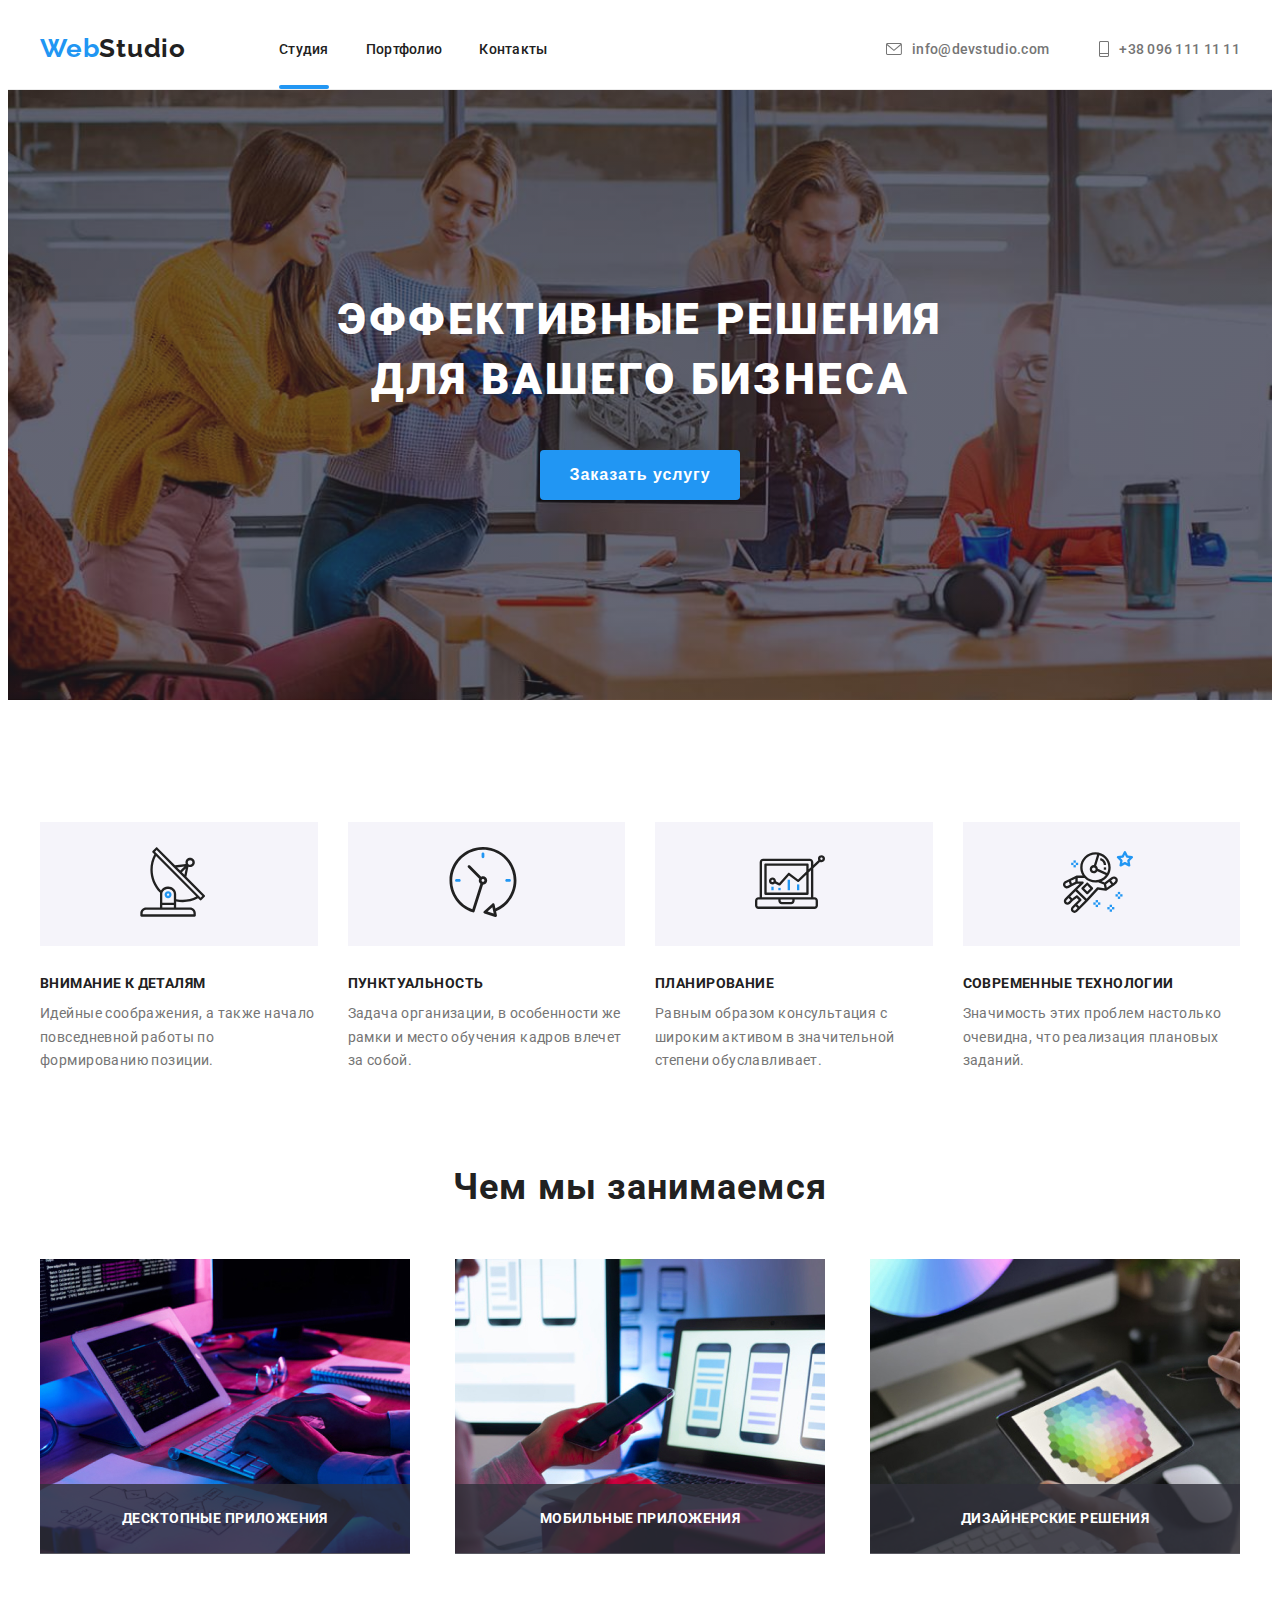
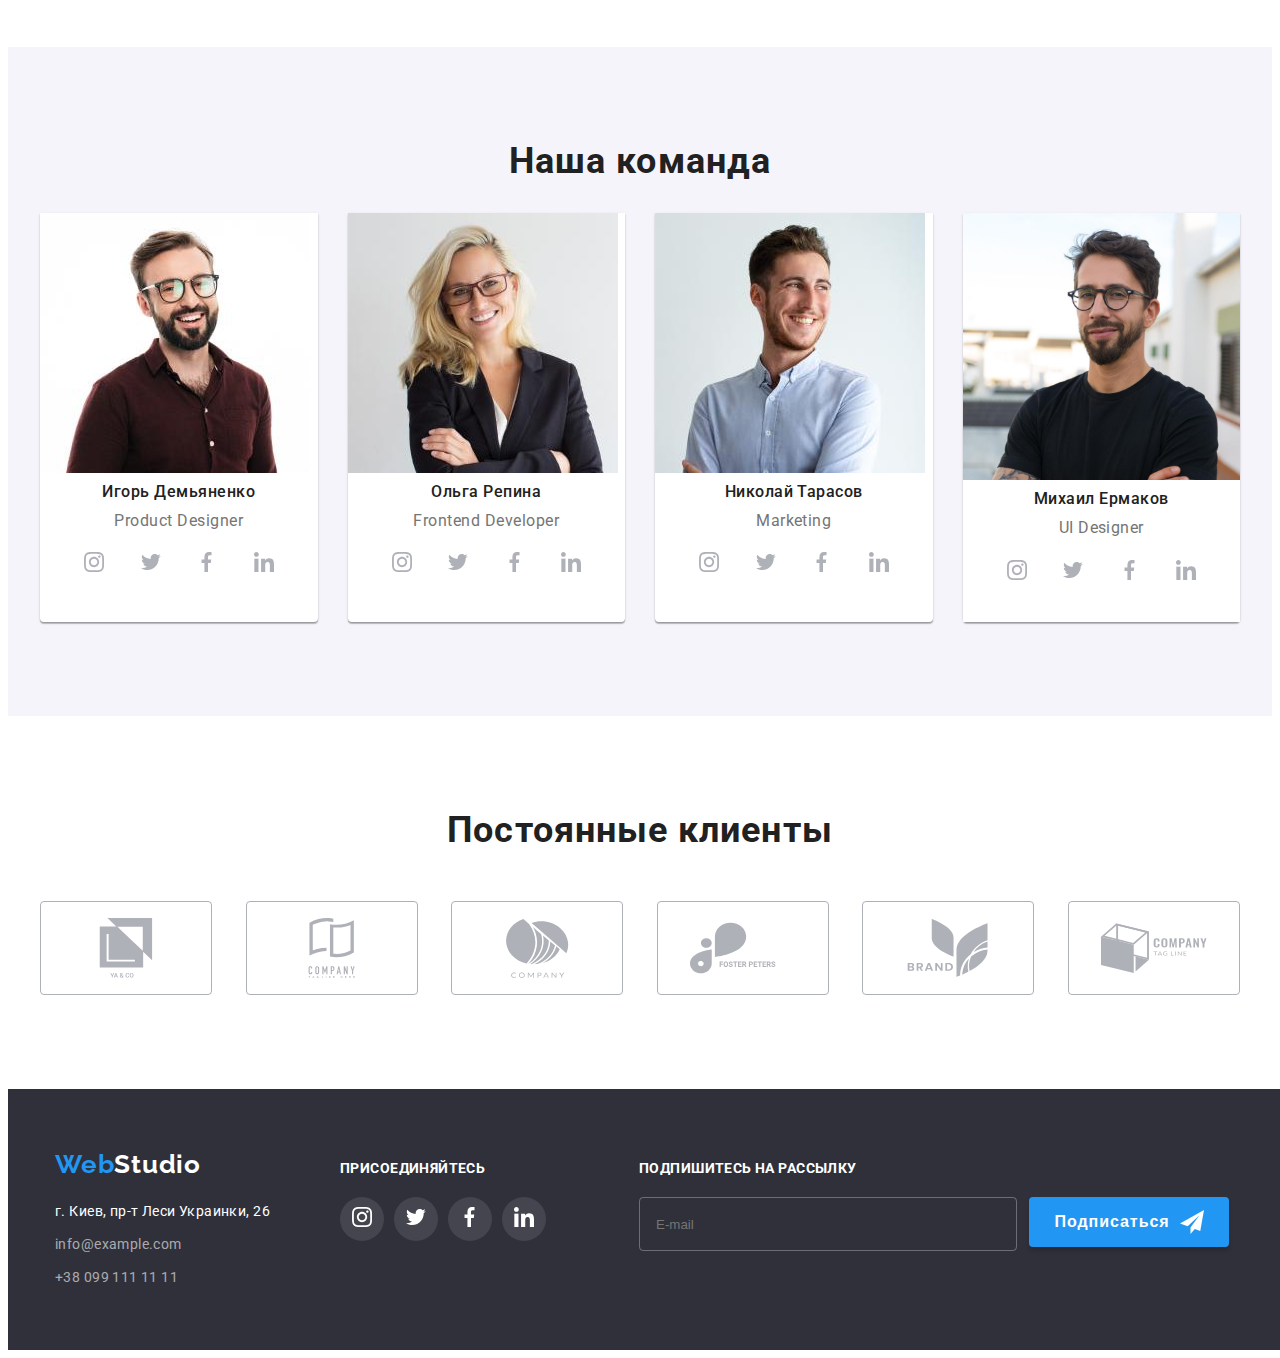
<file: index.html>
<!DOCTYPE html>
<html lang="ru">
<head>
    <meta charset="UTF-8">
    <meta http-equiv="X-UA-Compatible" content="IE=edge">
    <meta name="viewport" content="width=device-width, initial-scale=1.0">
    <title>WebStudio</title>
    <link rel="stylesheet" href="https://github.com/sindresorhus/modern-normalize/blob/main/modern-normalize.css">
    <link rel="preconnect" href="https://fonts.googleapis.com">
    <link rel="preconnect" href="https://fonts.gstatic.com" crossorigin>
    <link href="https://fonts.googleapis.com/css2?family=Raleway:wght@700&family=Roboto:wght@400;500;700;900&display=swap" rel="stylesheet">
    <link href="https://fonts.googleapis.com/css2?family=Raleway:wght@700&display=swap" rel="stylesheet">
    <link
            rel="stylesheet"
            href="https://cdnjs.cloudflare.com/ajax/libs/modern-normalize/1.1.0/modern-normalize.min.css"
            integrity="sha512-wpPYUAdjBVSE4KJnH1VR1HeZfpl1ub8YT/NKx4PuQ5NmX2tKuGu6U/JRp5y+Y8XG2tV+wKQpNHVUX03MfMFn9Q=="
            crossorigin="anonymous"
            referrerpolicy="no-referrer"
        />
    <link rel="stylesheet" href="css/main.min.css">
</head>
<body>
    <header class="header">
        <div class="conteiner header-conteiner">
        <nav class="heder-nav">
        <a href="index.html" class="header-logo link" lang="en">Web<span class="header-logo__studio">Studio</span></a>
        <ul class="list header-list">
            <li class="header-list__item"><a href="index.html" class="header-list__link link current">Студия</a></li>
            <li class="header-list__item"><a href="portfolio.html" class="header-list__link link">Портфолио</a></li>
            <li class="header-list__item"><a href="" class="header-list__link link">Контакты</a></li>
        </ul>
        </nav>
        <button type="button" class="mobile-menu__button" data-menu-button aria - expended="false">
            <svg class="mobile-menu__icon" width="24" height="16">
              <use class="mobile-menu__open" href="./symbol.svg#menu-open"></use>
              <use class="mobile-menu__close" href="./symbol.svg#menu-close"></use>
            </svg>
          </button>
        <ul class="header-address list">
            <li class="header-address__item">
                <a href="mailto:info@devstudio.com" class="header-address__link link">
                    <svg class="header-address__icon" width="16" height="12">
                        <use href="symbol.svg#icon-envelope"></use>
                    </svg>
                   info@devstudio.com
                </a>
            </li>
            <li class="header-address__item">
                <a href="tel:+380961111111" class="header-address__link link">
                    <svg class="header-address__icon" width="10" height="16">
                        <use href="symbol.svg#icon-tel"></use>
                    </svg>
                    +38 096 111 11 11
                </a>
            </li>
        </ul>
        </div>  

        <div class="mobile-menu" data-menu>  
            <div class="mobile-menu__container">   
              <ul class="mobile-menu__list list">
                <li class="mobile-menu__item"><a href="./index.html" class="mobile-menu__link link mobile-menu__link--current current">Студия</a></li>
                <li class="mobile-menu__item"><a href="./portfolio.html" class="mobile-menu__link link">Портфолио</a></li>
                <li class="mobile-menu__item"><a href="#" class="mobile-menu__link link">Контакты</a></li>
              </ul>
    
              <div class="mobile-menu__box">
                <ul class="mobile-contacts__list list">
                  <li class="mobile-contacts__item">
                    <a class="mobile-contacts__link link" href="tel:+38-096-111-11-11">                
                        +38 096 111 11 11
                      </a>
                  </li>
                  <li  class="mobile-contacts__item">
                    <a class="mobile-contacts__link link" href="mailto:info@devstudio.com">                
                        info@devstudio.com
                        </a>
                  </li>
                </ul>
    
                <ul class="mobile-social__list list">
                  <li class="mobile-social__item">
                    <a class="mobile-social__link list link mobile-social__link--line1" href="#">Instagram</a></li>
                  <li class="mobile-social__item">
                    <a class="mobile-social__link list link mobile-social__link--line2" href="#">Twitter</a></li>
                  <li class="mobile-social__item">
                    <a class="mobile-social__link list link mobile-social__link--line3" href="#">Facebook</a></li>
                  <li class="mobile-social__item">
                    <a class="mobile-social__link list link mobile-social__link--line4" href="#">LinkedIn</a></li>
                </ul>
              </div>
            </div>
          </div> 
    </header>
    <main>
        <section class="hero">
            <div class="conteiner">
                <h1 class="hero__title">Эффективные решения<br> для вашего бизнеса</h1>
                <div class="hero-btn-position">
                <button type="button" class="hero__btn" data-modal-open>Заказать услугу</button>
              </div>
            </div>
        </section>
        <section class="about section">
            <div class="about-conteiner conteiner">
            <h2 class="is-hidden">Пусто</h2>
            <ul class="about-conteiner__list list">
                <li class="about-conteiner__item">
                    <div class="about-conteiner__wrap">
                    <svg class="about-conteiner__icon" width="65" height="70">
                        <use href="symbol.svg#icon-Vector-1"></use>
                    </svg>
                     </div>
                    <h3 class="about-conteiner__title">Внимание к деталям</h3>
                    <p class="about-conteiner__text">Идейные соображения, а также начало повседневной работы по формированию позиции.</p>
                </li>
                <li class="about-conteiner__item">
                    <div class="about-conteiner__wrap">
                    <svg class="about-conteiner__icon" width="70" height="70">
                        <use href="symbol.svg#icon-Vector-2"></use>
                    </svg>
                    </div>
                    <h3 class="about-conteiner__title">Пунктуальность</h3>
                    <p class="about-conteiner__text">Задача организации, в особенности же рамки и место обучения кадров влечет за собой.</p>
                </li>
                <li class="about-conteiner__item">
                    <div class="about-conteiner__wrap">
                    <svg class="about-conteiner__icon" width="70" height="70">
                        <use href="symbol.svg#icon-Vector-3"></use>
                    </svg>
                    </div>
                    <h3 class="about-conteiner__title">Планирование</h3>
                    <p class="about-conteiner__text">Равным образом консультация с широким активом в значительной степени обуславливает.</p>
                </li>
                <li class="about-conteiner__item">
                    <div class="about-conteiner__wrap">
                    <svg class="about-conteiner__icon" width="70" height="70">
                        <use href="symbol.svg#icon-Vector-4"></use>
                    </svg>
                    </div>
                    <h3 class="about-conteiner__title">Современные технологии</h3>
                    <p class="about-conteiner__text">Значимость этих проблем настолько очевидна, что реализация плановых заданий.</p>
                </li>
            </ul>
            </div>      
        </section>

        <section class="reasons section">
            <div class="reasons-conteiner conteiner">
                <h2 class="reasons__title">Чем мы занимаемся</h2>
                <ul class="reasons-list list">
                    <li class="reasons-list__item">
                        <img src="images/koding.jpg" alt="пишем код" width="370" height="294">
                        <h3 class="reasons-list__title">Десктопные приложения</h3>
                    </li>
                    <li class="reasons-list__item">
                        <img src="images/mobile.jpg" alt="мобильные приложение" width="370" height="294">
                        <h3 class="reasons-list__title">Мобильные приложения</h3>
                    </li>
                    <li class="reasons-list__item">
                        <img src="images/designing.jpg" alt="разработка дизайна" width="370" height="294">
                        <h3 class="reasons-list__title">Дизайнерские решения</h3>
                    </li>
                </ul>
        </div>
            </section>
            <section class="masters section">
                <div class="masters-conteiner conteiner">
                    <h2 class="masters__title">Наша команда</h2>
                    <ul class="masters-list list">
                        <li class="masters-list__item">
                            <picture>
                                <source media="(min-width: 1199px)"
                                srcset="./images/designer1x.jpg 1x, ./images/designer2x.jpg 2x">
                                <source media="(min-width: 768px)" 
                                srcset="./images/designer768-1x.jpg 1x, ./images/designer768-2x.jpg 2x">
                                <source media="(min-width: 480px)" 
                                srcset="./images/designer480-1x,jpg 1x, ./images/designer480-2x.jpg 2x">
                                <img src="images/designer.jpg" alt="Игорь Демьяненко">
                            </picture>         
                            <div class="masters-list__name">
                            <h3 class="masters-list__title">Игорь Демьяненко</h3>
                            <p class="masters-list__text">Product Designer</p>
                             </div>
                             <ul class="masters-list__socials socials list">
                                <li class="socials__item">
                                    <a class="socials__link link" href="">
                                   <svg class="socials__icon" width="20" height="20">
                                       <use href="symbol.svg#icon-inst"></use>
                                   </svg>
                                   </a>
                                </li>
                                 <li class="socials__item">
                                     <a class="socials__link link" href="">
                                    <svg class="socials__icon" width="20" height="20">
                                        <use href="symbol.svg#icon-twit"></use>
                                    </svg>
                                 </a>
                                 </li>
                                 <li class="socials__item">
                                     <a class="socials__link link" href="">
                                    <svg class="socials__icon" width="20" height="20">
                                        <use href="symbol.svg#icon-fb"></use>
                                    </svg>
                                  </a>
                                 </li>
                                 <li class="socials__item">
                                     <a class="socials__link link" href="">
                                    <svg class="socials__icon" width="20" height="20">
                                        <use href="symbol.svg#icon-linkd"></use>
                                    </svg>
                                   </a>
                                 </li>
                             </ul>
                        </li>
                        <li class="masters-list__item">
                            <picture>
                                <source media="(min-width: 1199px)"
                                srcset="./images/developer1x.jpg 1x, ./images/developer2x.jpg 2x">
                                <source media="(min-width: 768px)" 
                                srcset="./images/developer768-1x.jpg 1x, ./images/developer768-2x.jpg 2x">
                                <source media="(min-width: 480px)" 
                                srcset="./images/developer480-1x.jpg 1x, ./images/developer480-2x.jpg 2x">
                                <img src="images/developer.jpg" alt="Ольга Репина">
                            </picture>
                            <div class="masters-list__name">
                            <h3 class="masters-list__title">Ольга Репина</h3>
                            <p class="masters-list__text">Frontend Developer</p>
                            </div>
                            <ul class="masters-list__socials socials list">
                                <li class="socials__item">
                                    <a class="socials__link link" href="">
                                   <svg class="socials__icon" width="20" height="20">
                                       <use href="symbol.svg#icon-inst"></use>
                                   </svg>
                                   </a>
                                </li>
                                 <li class="socials__item">
                                     <a class="socials__link link" href="">
                                    <svg class="socials__icon" width="20" height="20">
                                        <use href="symbol.svg#icon-twit"></use>
                                    </svg>
                                 </a>
                                 </li>
                                 <li class="socials__item">
                                     <a class="socials__link link" href="">
                                    <svg class="socials__icon" width="20" height="20">
                                        <use href="symbol.svg#icon-fb"></use>
                                    </svg>
                                  </a>
                                 </li>
                                 <li class="socials__item">
                                     <a class="socials__link link" href="">
                                    <svg class="socials__icon" width="20" height="20">
                                        <use href="symbol.svg#icon-linkd"></use>
                                    </svg>
                                   </a>
                                 </li>
                             </ul>
                        </li>
                        <li class="masters-list__item">
                            <picture>
                                <source media="(min-width: 1199px)"
                                srcset="./images/marketing1x.jpg 1x, ./images/marketing2x.jpg 2x">
                                <source media="(min-width: 768px)" 
                                srcset="./images/marketing768-1x.jpg 1x, ./images/marketing768-2x.jpg 2x">
                                <source media="(min-width: 480px)" 
                                srcset="./images/marketing480-1x.jpg 1x, ./images/marketing480-2x.jpg 2x">
                                <img src="images/marketing.jpg" alt="Николай Тарасов">
                            </picture>
                            <div class="masters-list__name">
                            <h3 class="masters-list__title">Николай Тарасов</h3>
                            <p class="masters-list__text">Marketing</p>
                            </div>
                            <ul class="masters-list__socials socials list">
                                <li class="socials__item">
                                    <a class="socials__link link" href="">
                                   <svg class="socials__icon" width="20" height="20">
                                       <use href="symbol.svg#icon-inst"></use>
                                   </svg>
                                   </a>
                                </li>
                                 <li class="socials__item">
                                     <a class="socials__link link" href="">
                                    <svg class="socials__icon" width="20" height="20">
                                        <use href="symbol.svg#icon-twit"></use>
                                    </svg>
                                 </a>
                                 </li>
                                 <li class="socials__item">
                                     <a class="socials__link link" href="">
                                    <svg class="socials__icon" width="20" height="20">
                                        <use href="symbol.svg#icon-fb"></use>
                                    </svg>
                                  </a>
                                 </li>
                                 <li class="socials__item">
                                     <a class="socials__link link" href="">
                                    <svg class="socials__icon" width="20" height="20">
                                        <use href="symbol.svg#icon-linkd"></use>
                                    </svg>
                                   </a>
                                 </li>
                             </ul>
                        </li>
                        <li class="masters-list__item">
                            <picture>
                                <source media="(min-width: 1199px)"
                                srcset="./images/uidesigner.jpg 1x, ./images/uidesigner2x.jpg 2x">
                                <source media="(min-width: 768px)" 
                                srcset="./images/uidesigner768-1x.jpg 1x, ./images/uidesigner768-2x.jpg 2x">
                                <source media="(min-width: 480px)" 
                                srcset="./images/uidesigner480-1x.jpg 1x, ./images/uidesigner480-2x.jpg 2x">
                                <img src="images/uidesigner.jpg" alt="Михаил Ермаков">
                            </picture>
                            <div class="masters-list__name">
                            <h3 class="masters-list__title">Михаил Ермаков</h3>
                            <p lang="en" class="masters-list__text">UI Designer</p>
                            </div>
                            <ul class="masters-list__socials socials list">
                                <li class="socials__item">
                                    <a class="socials__link link" href="">
                                   <svg class="socials__icon" width="20" height="20">
                                       <use href="symbol.svg#icon-inst"></use>
                                   </svg>
                                   </a>
                                </li>
                                 <li class="socials__item">
                                     <a class="socials__link link" href="">
                                    <svg class="socials__icon" width="20" height="20">
                                        <use href="symbol.svg#icon-twit"></use>
                                    </svg>
                                 </a>
                                 </li>
                                 <li class="socials__item">
                                     <a class="socials__link link" href="">
                                    <svg class="socials__icon" width="20" height="20">
                                        <use href="symbol.svg#icon-fb"></use>
                                    </svg>
                                  </a>
                                 </li>
                                 <li class="socials__item">
                                     <a class="socials__link link" href="">
                                    <svg class="socials__icon" width="20" height="20">
                                        <use href="symbol.svg#icon-linkd"></use>
                                    </svg>
                                   </a>
                                 </li>
                             </ul>
                        </li>
            </ul>
        </div>
        </section>
        <section class="always-client section">
            <div class="conteiner">
            <h2 class="always-client-title">Постоянные клиенты</h2>
            <ul class="always-client__list client list">
                <li class="client__item">
                    <a href="" class="client__link link">
                   <svg class="client__icon" width="106" height="60">
                       <use href="symbol.svg#icon-Union"></use>
                   </svg>
                  </a>
                </li>
                <li class="client__item">
                    <a href="" class="client__link link">
                   <svg class="client__icon" width="106" height="60">
                       <use href="symbol.svg#icon-group"></use>
                   </svg>
                  </a>
                </li>
                <li class="client__item">
                    <a href="" class="client__link link">
                   <svg class="client__icon" width="106" height="60">
                       <use href="symbol.svg#icon-group-1"></use>
                   </svg>
                  </a>
                </li>
                <li class="client__item">
                    <a href="" class="client__link link">
                   <svg class="client__icon" width="106" height="60">
                       <use href="symbol.svg#icon-group-2"></use>
                   </svg>
                  </a>
                </li>
                <li class="client__item">
                    <a href="" class="client__link link">
                   <svg class="client__icon" width="106" height="60">
                       <use href="symbol.svg#icon-group-3"></use>
                   </svg>
                  </a>
                </li>
                <li class="client__item">
                    <a href="" class="client__link link">
                   <svg class="client__icon" width="106" height="60">
                       <use href="symbol.svg#icon-group-4"></use>
                   </svg>
                  </a>
                </li>
            </ul>
        </div>
        </section>
    </main>
    <footer class="footer">
        <div class="footer-conteiner conteiner">
            <div class="footer-left">
        <a class="footer-logo link" href="#">Web<span class="footer-studio">Studio</span></a>
        <address class="footer-address">
        <ul class="footer-address__list list">
            <li class="footer-address__item"><a class="footer-address__map link" href="https://goo.gl/maps/crR1cSMtYwbJjdkB9">г. Киев, пр-т Леси Украинки, 26</a></li>
            <li class="footer-address__item"><a class="footer-address__mail link" href="mailto:info@example.com" target="_blank">info@example.com</a></li>
            <li class="footer-address__item"><a class="footer-address__tel link" href="tel:+380991111111">+38 099 111 11 11</a></li>
        </ul> 
        </address>
            </div>
            <div class="footer-midle">
                <h3 class="footer-midle__title">Присоединяйтесь</h3>
                <ul class="footer-midle__list socials list">
                    <li class="social__item">
                        <a href="" class="link">
                       <svg class="social__icon" width="20" height="20">
                           <use href="symbol.svg#icon-inst"></use>
                       </svg>
                       </a>
                    </li>
                    <li class="social__item">
                        <a href="">
                       <svg class="social__icon" width="20" height="20">
                           <use href="symbol.svg#icon-twit"></use>
                       </svg>
                    </a>
                    </li>
                    <li class="social__item">
                        <a href="">
                       <svg class="social__icon" width="20" height="20">
                           <use href="symbol.svg#icon-fb"></use>
                       </svg>
                     </a>
                    </li>
                    <li class="social__item">
                        <a href="">
                       <svg class="social__icon" width="20" height="20">
                           <use href="symbol.svg#icon-linkd"></use>
                       </svg>
                      </a>
                    </li>
                </ul>
            </div>
            <div class="footer-right">
                <h2 class="footer-right__title">Подпишитесь на рассылку</h2>
                <div class="footer-right-wrap">
                <input type="text" name="E-mail" class="footer-right-wrap__input" placeholder="E-mail"> 
                <button type="submit" class="footer-right-wrap__btn sub">
                        Подписаться
                        <svg class="sub__btn-icon" width="24" height="24">
                            <use href="symbol.svg#icon-send"></use>
                        </svg>
                </button>
            </div>
            </div>
        </div>         
    </footer>
    <div class="backdrop is-hidden" data-modal >
        <div class="modal">
            <button type="button" class="modal__close" data-modal-close>
                <svg class="modal__close-icon" width="18" height="18">
                    <use href="symbol.svg#icon-close"></use>
                </svg>
            </button>
            <p class="modal__title">Оставьте свои данные, мы вам перезвоним</p>
            <form action="#" class="modal__form">
                <div class="modal__form-field">
                    <label for="user-name" class="modal__input-text">Имя</label>
                    <div class="modal__input-wrap">
                        <input type="text" minlength="2" name="name" class="modal__input" required="required" id="user-name">
                        <svg class="modal__input-icon" width="12" height="12">
                            <use href="./symbol.svg#icon-name"></use>
                        </svg>
                    </div>
                </div>
                <div class="modal__form-field">
                    <label for="user-name" class="modal__input-text">Телефон</label>
                    <div class="modal__input-wrap">
                        <input type="text" minlength="2" name="name" class="modal__input" required="required" id="user-tel">
                        <svg class="modal__input-icon" width="15" height="15">
                            <use href="./symbol.svg#icon-telephon"></use>
                        </svg>
                    </div>
                </div>
                <div class="modal__form-field">
                    <label for="user-name" class="modal__input-text">Почта</label>
                    <div class="modal__input-wrap">
                        <input type="text" minlength="2" name="mail" class="modal__input" required="required" id="user-mail">
                        <svg class="modal__input-icon" width="15" height="12">
                            <use href="./symbol.svg#icon-mail"></use>
                        </svg>
                    </div>
                </div>
                <div class="modal__form-field">
                    <label for="user-name" class="modal__input-text">Комментарий</label>
                    <div class="modal__input-wrap">
                        <textarea name="coment" class="modal__text" placeholder="Введите текст"></textarea>
                    </div>
                </div>
                <div class="modal__form-field">
                    <input type="checkbox" name="policy" id="modal__check" class="modal__check is-hid" tabindex="1">
                    <label for="modal__check" class="modal__check-text" tabindex="1">
                        <span>
                            <svg class="modal__icon-check" width="16" height="15">
                                    <use href="symbol.svg#icon-check"></use>
                                </svg>
                            </span>
                    Соглашаюсь с рассылкой и принимаю
                    <a href="#" class="modal__check-link">Условия договора</a>
                </label>
                </div>    
                <button type="submit" class="hero__btn modal__btn" data-modal-open>Отправить</button>
            </form>
        </div>
    </div>
    <script src="js/mobile-menu.js"></script>
    <script src="./js/modal.js"></script>
</body>
</html>
</file>
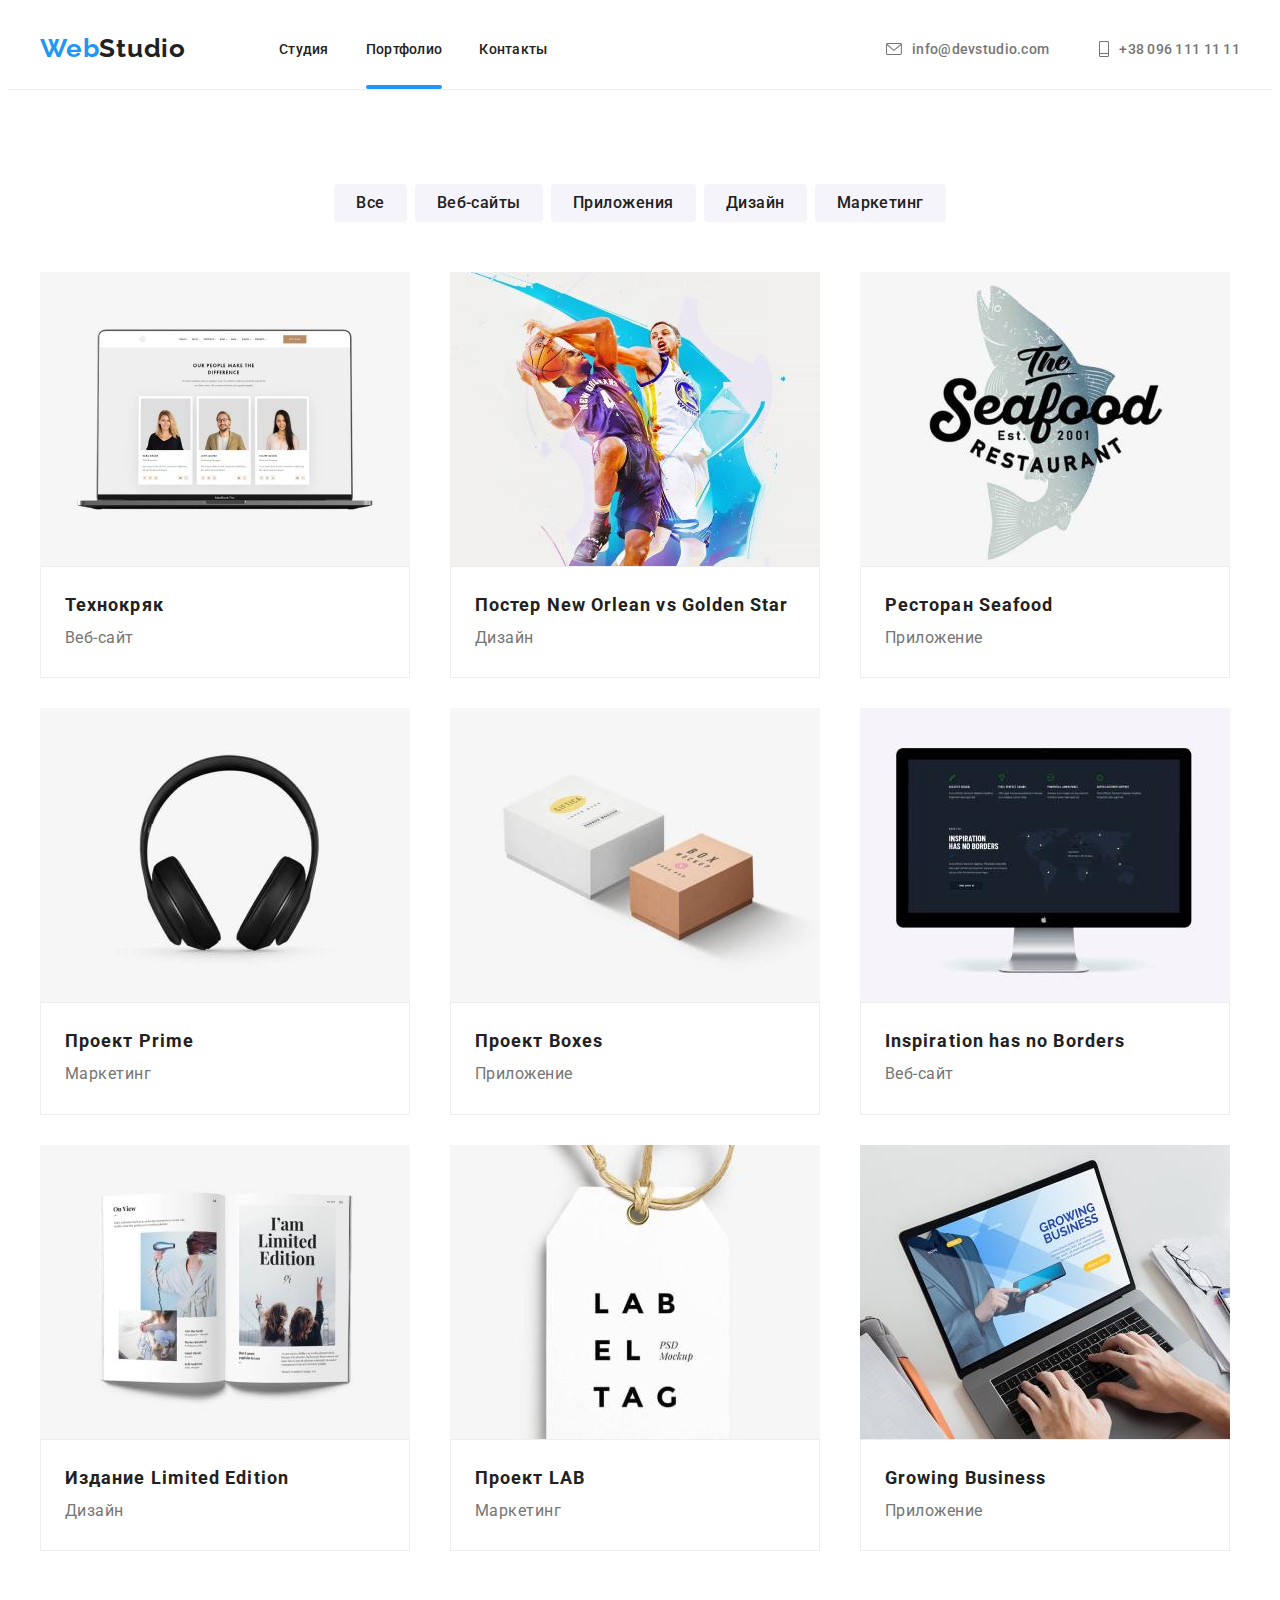
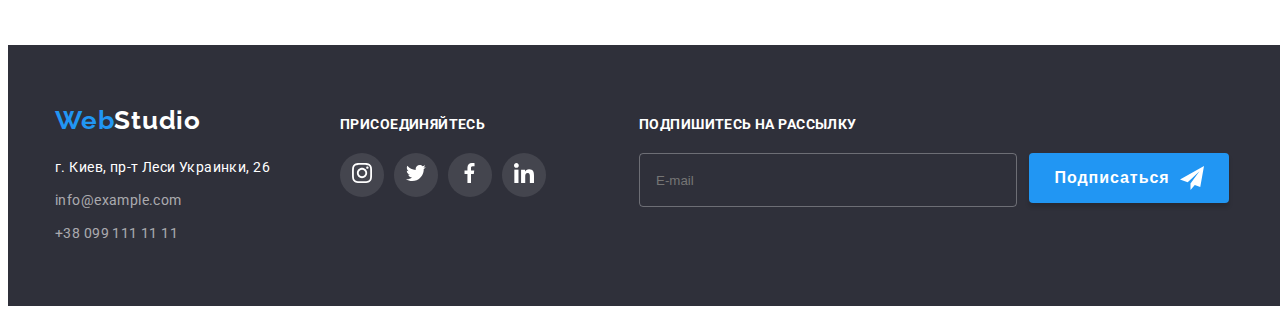
<file: portfolio.html>
<!DOCTYPE html>
<html lang="ru">
<head>
    <meta charset="UTF-8">
    <meta http-equiv="X-UA-Compatible" content="IE=edge">
    <meta name="viewport" content="width=device-width, initial-scale=1.0">
    <title>Portfolio</title>
    <link rel="stylesheet" href="https://github.com/sindresorhus/modern-normalize/blob/main/modern-normalize.css">
    <link rel="preconnect" href="https://fonts.googleapis.com">
    <link rel="preconnect" href="https://fonts.gstatic.com" crossorigin>
    <link href="https://fonts.googleapis.com/css2?family=Raleway:wght@700&family=Roboto:wght@400;500;700;900&display=swap" rel="stylesheet">
    <link href="https://fonts.googleapis.com/css2?family=Raleway:wght@700&display=swap" rel="stylesheet">
    <link
            rel="stylesheet"
            href="https://cdnjs.cloudflare.com/ajax/libs/modern-normalize/1.1.0/modern-normalize.min.css"
            integrity="sha512-wpPYUAdjBVSE4KJnH1VR1HeZfpl1ub8YT/NKx4PuQ5NmX2tKuGu6U/JRp5y+Y8XG2tV+wKQpNHVUX03MfMFn9Q=="
            crossorigin="anonymous"
            referrerpolicy="no-referrer"
        />
    <link rel="stylesheet" href="css/main.min.css">
</head>
<body>
    <header class="header">
        <div class="conteiner header-conteiner">
        <nav class="heder-nav">
        <a href="index.html" class="header-logo link" lang="en">Web<span class="header-logo__studio">Studio</span></a>
        <ul class="list header-list">
            <li class="header-list__item"><a href="index.html" class="header-list__link link">Студия</a></li>
            <li class="header-list__item"><a href="portfolio.html" class="header-list__link link current">Портфолио</a></li>
            <li class="header-list__item"><a href="" class="header-list__link link">Контакты</a></li>
        </ul>
        </nav>
        <button type="button" class="mobile-menu__button" data-menu-button aria - expended="false">
            <svg class="mobile-menu__icon" width="40" height="40">
              <use class="mobile-menu__open" href="./symbol.svg#menu-open"></use>
              <use class="mobile-menu__close" href="./symbol.svg#menu-close"></use>
            </svg>
          </button>
        <ul class="header-address list">
            <li class="header-address__item">
                <a href="mailto:info@devstudio.com" class="header-address__link link">
                    <svg class="header-address__icon" width="16" height="12">
                        <use href="symbol.svg#icon-envelope"></use>
                    </svg>
                   info@devstudio.com
                </a>
            </li>
            <li class="header-address__item">
                <a href="tel:+380961111111" class="header-address__link link">
                    <svg class="header-address__icon" width="10" height="16">
                        <use href="symbol.svg#icon-tel"></use>
                    </svg>
                    +38 096 111 11 11
                </a>
            </li>
        </ul>
        </div>  

        <div class="mobile-menu" data-menu>  
            <div class="mobile-menu__container">   
              <ul class="mobile-menu__list list">
                <li class="mobile-menu__item"><a href="./index.html" class="mobile-menu__link link mobile-menu__link--current current">Студия</a></li>
                <li class="mobile-menu__item"><a href="./portfolio.html" class="mobile-menu__link link">Портфолио</a></li>
                <li class="mobile-menu__item"><a href="#" class="mobile-menu__link link">Контакты</a></li>
              </ul>
    
              <div class="mobile-menu__box">
                <ul class="mobile-contacts__list list">
                  <li class="mobile-contacts__item">
                    <a class="mobile-contacts__link link" href="tel:+38-096-111-11-11">                
                        +38 096 111 11 11
                      </a>
                  </li>
                  <li  class="mobile-contacts__item">
                    <a class="mobile-contacts__link link" href="mailto:info@devstudio.com">                
                        info@devstudio.com
                        </a>
                  </li>
                </ul>
    
                <ul class="mobile-social__list list">
                  <li class="mobile-social__item">
                    <a class="mobile-social__link list link mobile-social__link--line1" href="#">Instagram</a></li>
                  <li class="mobile-social__item">
                    <a class="mobile-social__link list link mobile-social__link--line2" href="#">Twitter</a></li>
                  <li class="mobile-social__item">
                    <a class="mobile-social__link list link mobile-social__link--line3" href="#">Facebook</a></li>
                  <li class="mobile-social__item">
                    <a class="mobile-social__link list link mobile-social__link--line4" href="#">LinkedIn</a></li>
                </ul>
              </div>
            </div>
          </div> 
    </header>
    <main>
    <section class="content section">
        <div class="content-conteiner conteiner">
        <h1 class="content__title">Пусто</h1>
        <ul class="content-list list">
            <li class="content-list__item"><button class="content-list__btn" type="button">Все</button></li>
            <li class="content-list__item"><button class="content-list__btn" type="button">Веб-сайты</button></li>
            <li class="content-list__item"><button class="content-list__btn" type="button">Приложения</button></li>
            <li class="content-list__item"><button class="content-list__btn" type="button">Дизайн</button></li>
            <li class="content-list__item"><button class="content-list__btn" type="button">Маркетинг</button></li>
        </ul>
        <ul class="main-content list">
            <li class="main-content__item">
                <a class="main-content__link link" href="">
                    <div class="main-content__wrap">
                        <picture class="picture">
                            <source media="(min-width: 1199px)"
                            srcset="./images/notebook1200-1x.jpg 1x, ./images/notebook1200-2x.jpg 2x">
                            <source media="(min-width: 768px)" 
                            srcset="./images/notebook768-1x.jpg 1x, ./images/notebook768-2x.jpg 2x">
                            <source media="(min-width: 480px)" 
                            srcset="./images/notebook480-1x.jpg 1x, ./images/notebook480-2x.jpg 2x">
                            <img class="main-content__img" src="images/notebook.jpg" alt="Технокряк">
                        </picture>
                    <p class="main-content__text">Технокряк это современная площадка распространения коронавируса.
                    Компании используют эту платформу для цифрового шпионажа и атак на защищённые сервера конкурентов.</p>
                    </div>
                    <div class="main-content__card card">
                    <h2 class="card__title">Технокряк</h2>
                    <p class="card__text">Веб-сайт</p>
                    </div>
                </a>
            </li>
            <li class="main-content__item">
                <a class="main-content__link link" href="">
                    <div class="main-content__wrap">
                        <picture>
                            <source media="(min-width: 1199px)"
                            srcset="./images/basket1200-1x.jpg 1x, ./images/basket1200-2x.jpg 2x">
                            <source media="(min-width: 768px)" 
                            srcset="./images/basket768-1x.jpg 1x, ./images/basket768-2x.jpg 2x">
                            <source media="(min-width: 480px)" 
                            srcset="./images/basket480-1x.jpg 1x, ./images/basket480-2x.jpg 2x">
                            <img class="main-content__img" src="images/basket.jpg" alt="баскетбол">
                        </picture>
                    <p class="main-content__text">Технокряк это современная площадка распространения коронавируса.
                        Компании используют эту платформу для цифрового шпионажа и атак на защищённые сервера конкурентов.</p>
                        </div>
                    <div class="main-content__card card">
                    <h2 class="card__title">Постер New Orlean vs Golden Star</h2>
                    <p class="card__text">Дизайн</p>
                     </div>  
                </a>
            </li>
            <li class="main-content__item">
                <a class="main-content__link link" href="">
                    <div class="main-content__wrap">
                        <picture>
                            <source media="(min-width: 1199px)"
                            srcset="./images/restoran1200-1x.jpg 1x, ./images/restoran1200-2x.jpg 2x">
                            <source media="(min-width: 768px)" 
                            srcset="./images/restoran768-1x.jpg 1x, ./images/restoran768-2x.jpg 2x">
                            <source media="(min-width: 480px)" 
                            srcset="./images/restoran480-1x.jpg 1x, ./images/restoran480-2x.jpg 2x">
                            <img class="main-content__img" src="images/restoran-logo.jpg" alt="лого ресторана">
                        </picture>
                    <p class="main-content__text">Технокряк это современная площадка распространения коронавируса.
                        Компании используют эту платформу для цифрового шпионажа и атак на защищённые сервера конкурентов.</p>
                        </div>
                    <div class="main-content__card card">
                    <h2 class="card__title">Ресторан Seafood</h2>
                    <p class="card__text">Приложение</p>
                    </div>
                </a>
            </li>
            <li class="main-content__item">
                <a class="main-content__link link" href="">
                    <div class="main-content__wrap">
                        <picture>
                            <source media="(min-width: 1199px)"
                            srcset="./images/naushniki1200-1x.jpg 1x, ./images/naushniki1200-2x.jpg 2x">
                            <source media="(min-width: 768px)" 
                            srcset="./images/naushniki768-1x.jpg 1x, ./images/naushniki768-2x.jpg 2x">
                            <source media="(min-width: 480px)" 
                            srcset="./images/naushniki480-1x.jpg 1x, ./images/naushniki480-2x.jpg 2x">
                            <img class="main-content__img" src="images/naushniki.jpg" alt="наушники">
                        </picture>
                    <p class="main-content__text">Технокряк это современная площадка распространения коронавируса.
                        Компании используют эту платформу для цифрового шпионажа и атак на защищённые сервера конкурентов.</p>
                        </div>
                    <div class="main-content__card card">
                    <h2 class="card__title">Проект Prime</h2>
                    <p class="card__text">Маркетинг</p>
                    </div>
                </a>
            </li>
            <li class="main-content__item">
                <a class="main-content__link link" href="">
                    <div class="main-content__wrap">
                        <picture>
                            <source media="(min-width: 1199px)"
                            srcset="./images/boxes1200-1x.jpg 1x, ./images/boxes1200-2x.jpg 2x">
                            <source media="(min-width: 768px)" 
                            srcset="./images/boxes768-1x.jpg 1x, ./images/boxes768-2x.jpg 2x">
                            <source media="(min-width: 480px)" 
                            srcset="./images/boxes480-1x.jpg 1x, ./images/boxes480-2x.jpg 2x">
                            <img class="main-content__img" src="images/boxes.png" alt="короки">
                        </picture>
                    <p class="main-content__text">Технокряк это современная площадка распространения коронавируса.
                        Компании используют эту платформу для цифрового шпионажа и атак на защищённые сервера конкурентов.</p>
                        </div>
                    <div class="main-content__card card">
                    <h2 class="card__title">Проект Boxes</h2>
                    <p class="card__text">Приложение</p>
                    </div>
                </a>
            </li>
            <li class="main-content__item">
                <a class="main-content__link link" href="">
                    <div class="main-content__wrap">
                        <picture>
                            <source media="(min-width: 1199px)"
                            srcset="./images/imac1200-1x.jpg 1x, ./images/imac1200-2x.jpg 2x">
                            <source media="(min-width: 768px)" 
                            srcset="./images/imac768-1x.jpg 1x, ./images/imac768-2x.jpg 2x">
                            <source media="(min-width: 480px)" 
                            srcset="./images/imac480-1x.jpg 1x, ./images/imac480-2x.jpg 2x">
                            <img class="main-content__img" src="images/imac.jpg" alt="аймак">
                        </picture>
                    <p class="main-content__text">Технокряк это современная площадка распространения коронавируса.
                        Компании используют эту платформу для цифрового шпионажа и атак на защищённые сервера конкурентов.</p>
                        </div>
                    <div class="main-content__card card">
                    <h2 class="card__title" lang="en">Inspiration has no Borders</h2>
                    <p class="card__text">Веб-сайт</p>
                    </div>
                </a>
            </li>
            <li class="main-content__item">
                <a class="main-content__link link" href="">
                    <div class="main-content__wrap">
                        <picture>
                            <source media="(min-width: 1199px)"
                            srcset="./images/book1200-1x.jpg 1x, ./images/book1200-2x.jpg 2x">
                            <source media="(min-width: 768px)" 
                            srcset="./images/book768-1x.jpg 1x, ./images/book768-2x.jpg 2x">
                            <source media="(min-width: 480px)" 
                            srcset="./images/book480-1x.jpg 1x, ./images/book480-2x.jpg 2x">
                            <img class="main-content__img" src="images/book.jpg" alt="книга">
                        </picture>
                    <p class="main-content__text">Технокряк это современная площадка распространения коронавируса.
                        Компании используют эту платформу для цифрового шпионажа и атак на защищённые сервера конкурентов.</p>
                        </div>
                    <div class="main-content__card card">
                    <h2 class="card__title">Издание Limited Edition</h2>
                    <p class="card__text">Дизайн</p>
                    </div>
                </a>
            </li>
            <li class="main-content__item">
                <a class="main-content__link link" href="">
                    <div class="main-content__wrap">
                        <picture>
                            <source media="(min-width: 1199px)"
                            srcset="./images/lab1200-1x.jpg 1x, ./images/lab1200-2x.jpg 2x">
                            <source media="(min-width: 768px)" 
                            srcset="./images/lab768-1x.jpg 1x, ./images/lab768-2x.jpg 2x">
                            <source media="(min-width: 480px)" 
                            srcset="./images/lab480-1x.jpg 1x, ./images/lab480-2x.jpg 2x">
                            <img class="main-content__img" src="images/lab.jpg" alt="табличка">
                        </picture>
                    <p class="main-content__text">Технокряк это современная площадка распространения коронавируса.
                        Компании используют эту платформу для цифрового шпионажа и атак на защищённые сервера конкурентов.</p>
                        </div>
                    <div class="main-content__card card">
                    <h2 class="card__title">Проект LAB</h2>
                    <p class="card__text">Маркетинг</p>
                    </div>
                </a>
            </li>
            <li class="main-content__item">
                <a class="main-content__link link" href="">
                    <div class="main-content__wrap">
                        <picture>
                            <source media="(min-width: 1199px)"
                            srcset="./images/working1200-1x.jpg 1x, ./images/working1200-2x.jpg 2x">
                            <source media="(min-width: 768px)" 
                            srcset="./images/working768-1x.jpg 1x, ./images/working768-2x.jpg 2x">
                            <source media="(min-width: 480px)" 
                            srcset="./images/working480-1x.jpg 1x, ./images/working480-2x.jpg 2x">
                            <img class="main-content__img" src="images/working.jpg" alt="работа за ноутбуком">
                        </picture>
                    <p class="main-content__text">Технокряк это современная площадка распространения коронавируса.
                        Компании используют эту платформу для цифрового шпионажа и атак на защищённые сервера конкурентов.</p>
                        </div>
                    <div class="main-content__card card">
                    <h2 class="card__title">Growing Business</h2>
                    <p class="card__text">Приложение</p>
                    </div>
                </a>
            </li>
        </ul>
    </div>
    </section>
</main>
<footer class="footer">
    <div class="footer-conteiner conteiner">
        <div class="footer-left">
    <a class="footer-logo link" href="#">Web<span class="footer-studio">Studio</span></a>
    <address class="footer-address">
    <ul class="footer-address__list list">
        <li class="footer-address__item"><a class="footer-address__map link" href="https://goo.gl/maps/crR1cSMtYwbJjdkB9">г. Киев, пр-т Леси Украинки, 26</a></li>
        <li class="footer-address__item"><a class="footer-address__mail link" href="mailto:info@example.com" target="_blank">info@example.com</a></li>
        <li class="footer-address__item"><a class="footer-address__tel link" href="tel:+380991111111">+38 099 111 11 11</a></li>
    </ul> 
    </address>
        </div>
        <div class="footer-midle">
            <h3 class="footer-midle__title">Присоединяйтесь</h3>
            <ul class="footer-midle__list socials list">
                <li class="social__item">
                    <a href="" class="link">
                   <svg class="social__icon" width="20" height="20">
                       <use href="symbol.svg#icon-inst"></use>
                   </svg>
                   </a>
                </li>
                <li class="social__item">
                    <a href="">
                   <svg class="social__icon" width="20" height="20">
                       <use href="symbol.svg#icon-twit"></use>
                   </svg>
                </a>
                </li>
                <li class="social__item">
                    <a href="">
                   <svg class="social__icon" width="20" height="20">
                       <use href="symbol.svg#icon-fb"></use>
                   </svg>
                 </a>
                </li>
                <li class="social__item">
                    <a href="">
                   <svg class="social__icon" width="20" height="20">
                       <use href="symbol.svg#icon-linkd"></use>
                   </svg>
                  </a>
                </li>
            </ul>
        </div>
        <div class="footer-right">
            <h2 class="footer-right__title">Подпишитесь на рассылку</h2>
            <div class="footer-right-wrap">
            <input type="text" name="E-mail" class="footer-right-wrap__input" placeholder="E-mail"> 
            <button type="submit" class="footer-right-wrap__btn sub">
                    Подписаться
                    <svg class="sub__btn-icon" width="24" height="24">
                        <use href="symbol.svg#icon-send"></use>
                    </svg>
            </button>
        </div>
        </div>
    </div>         
</footer>
<script src="js/mobile-menu.js"></script>
</body>
</html>
</file>
<file: css/main.min.css>
:root{--main-title-color: #ffffff;--second-title-color: #212121;--first-text-color: #757575;--second-text-color: rgba(255, 255, 255, 0.6);--logo-hover-color: #2196F3;--cubic: cubic-bezier(0.4, 0, 0.2, 1)}body{font-family:'Roboto', sans-serif}h1,h2,h3,h4,h5,h6,p{margin:0}ul{margin:0;padding:0}img{display:block;max-width:100%;height:auto}button{cursor:pointer}.section{padding-top:94px;padding-bottom:94px;-webkit-box-pack:center;-ms-flex-pack:center;justify-content:center}.list{list-style:none}.link{text-decoration:none}.conteiner{padding-left:15px;padding-right:15px;margin-left:auto;margin-right:auto}@media screen and (min-width: 480px){.conteiner{width:480px}}@media screen and (min-width: 768px){.conteiner{width:768px}}@media screen and (min-width: 1200px){.conteiner{width:1200px}}.hero__btn{text-align:center;font-size:16px;line-height:1.9;letter-spacing:0.06em;font-weight:bold;color:var(--main-title-color);background-color:#2196F3;width:200px;height:50px;-webkit-box-shadow:0px 4px 4px rgba(0,0,0,0.15);box-shadow:0px 4px 4px rgba(0,0,0,0.15);border-radius:4px;-webkit-box-pack:center;-ms-flex-pack:center;justify-content:center;margin:auto;border:none}.backdrop{width:100vw;height:100vh;background-color:rgba(100,97,97,0.1);position:fixed;top:0;left:0;-webkit-transition:opacity 250ms, visibility 259ms;transition:opacity 250ms, visibility 259ms;opacity:1;visibility:visible;pointer-events:auto;z-index:11}.modal{width:528px;min-height:500px;background-color:#ffffff;border-radius:5px;position:absolute;top:50%;left:50%;-webkit-transform:translate(-50%, -50%);transform:translate(-50%, -50%);padding:40px;z-index:11}@media screen and (max-width: 1199px){.modal{width:450px;height:609px}}@media screen and (max-width: 479px){.modal{width:80%;height:100%}}.modal__close{position:absolute;top:10px;right:10px;width:30px;height:30px;background-color:transparent;border:1px solid rgba(33,33,33,0.2);border-radius:50%;-webkit-box-pack:center;-ms-flex-pack:center;justify-content:center;-webkit-transition:fill 250ms var(--cubic);transition:fill 250ms var(--cubic)}.modal__close:hover .modal__close-icon{fill:var(--logo-hover-color)}.is-hidden{visibility:hidden;opacity:0;pointer-events:none}.is-hid{opacity:0}.modal__form-field{margin-bottom:10px}.modal__title{text-align:center;font-size:20px;line-height:1.15;letter-spacing:0.03em;font-weight:bold;color:var(--second-title-color);margin-bottom:12px}.modal__input-wrap{position:relative;margin-top:4px}.modal__input-text{font-size:12px;line-height:1.16;letter-spacing:0.01em;font-weight:normal;color:var(--first-text-color)}.modal__input{width:100%;height:40px;border:1px solid rgba(33,33,33,0.2);border-radius:4px;outline:none;padding-right:42px;padding-left:42px;background-color:transparent;-webkit-transition:border-color 250ms var(--cubic);transition:border-color 250ms var(--cubic)}.modal__input:focus{border:1px solid #2196f3;outline:none}.modal__input:hover{border:1px solid #2196f3;outline:none}.modal__input-icon{position:absolute;top:50%;-webkit-transform:translateY(-50%);transform:translateY(-50%);left:15px;-webkit-transition:fill 259ms var(--cubic);transition:fill 259ms var(--cubic);fill:var(--second-title-color)}.modal__input:focus+.modal__input-icon{fill:var(--logo-hover-color)}.modal__input:hover+.modal__input-icon{fill:var(--logo-hover-color)}.modal__text{width:100%;height:100px;border:1px solid #999999;border-radius:4px;outline:none;padding:12px 16px 12px 16px;resize:none;background-color:transparent;-webkit-transition:border-color 250ms var(--cubic);transition:border-color 250ms var(--cubic);color:rgba(117,117,117,0.5)}.modal__text:hover,.modal__text:focus{border:1px solid #2196f3;outline:none}.modal__check-text{font-size:14px;line-height:1.7;letter-spacing:0.03em;font-weight:bold;color:var(--first-text-color);-webkit-box-pack:center;-ms-flex-pack:center;justify-content:center}.modal__check-text span{width:16px;height:15px;border:2px solid #000000;margin-right:5px;border-radius:2px;display:-webkit-box;display:-ms-flexbox;display:flex;-webkit-box-align:center;-ms-flex-align:center;align-items:center;-webkit-box-pack:center;-ms-flex-pack:center;justify-content:center}@media screen and (max-width: 1199px){.modal__check-text{font-size:12px;line-height:1.17}}.modal__check-link{color:var(--logo-hover-color);font-size:14px;line-height:1.7;letter-spacing:0.03em;font-weight:normal;margin-left:5px}@media screen and (max-width: 1199px){.modal__check-link{font-size:12px;line-height:1.17}}.modal__icon-check{fill:transparent}.modal__check:checked+.modal__check-text span{background-color:#2196f3;border:none}.modal__check:checked+.modal__check-text .modal__icon-check{fill:var(--main-title-color)}.modal__btn{margin-top:30px}.hero__btn,.modal__close,.modal__check-text,.heder-nav,.header-conteiner,.footer-right-wrap__btn{display:-webkit-box;display:-ms-flexbox;display:flex;-webkit-box-align:center;-ms-flex-align:center;align-items:center}.header{border-bottom:1px solid #ECECEC}.header-conteiner{-webkit-box-pack:justify;-ms-flex-pack:justify;justify-content:space-between}.header-address{margin-left:auto;display:none}@media screen and (min-width: 768px){.header-address{display:block;margin-left:auto}}@media screen and (min-width: 1200px){.header-address{display:-webkit-box;display:-ms-flexbox;display:flex}}@media screen and (min-width: 1199px){.header-address__item{margin-right:50px}.header-address__item:last-child{margin-right:0}}.header-logo{color:var(--logo-hover-color);font-size:26px;line-height:1.2;letter-spacing:.03em;font-weight:bold;font-family:'raleway';margin-right:93px;padding-top:25px;padding-bottom:25px}.header-logo__studio{color:var(--second-title-color);font-family:'raleway';font-size:26px;line-height:1.2;letter-spacing:.03em;font-weight:bold}.header-list{display:-webkit-box;display:-ms-flexbox;display:flex}@media screen and (max-width: 767px){.header-list{display:none}}.header-list__item{margin-right:37px}.header-list__item:last-child{margin-right:0}.mobile-menu__button{cursor:pointer;border:none;background-color:transparent;padding:0;margin-left:auto;z-index:10;-webkit-transition:fill 250ms var(--cubic);transition:fill 250ms var(--cubic)}.mobile-menu__button:hover,.mobile-menu__button:focus{fill:var(--logo-hover-color)}@media screen and (min-width: 768px){.mobile-menu__button{display:none}}.mobile-menu__close{display:none}.mobile-menu__button.is-open .mobile-menu__close{display:block}.mobile-menu__button.is-open .mobile-menu__open{display:none}.mobile-menu{position:fixed;background-color:#ffffff;top:0;left:0;width:100%;height:100%;-webkit-transform:translateX(100%);transform:translateX(100%);z-index:9}@media screen and (min-width: 768px){.mobile-menu{display:none}}.mobile-menu.is-open{-webkit-transform:translateX(0%);transform:translateX(0%)}.mobile-menu__icon{width:24px;height:16px}.mobile-menu__container{position:relative;padding:40px;height:100%;display:-webkit-box;display:-ms-flexbox;display:flex;-webkit-box-orient:vertical;-webkit-box-direction:normal;-ms-flex-direction:column;flex-direction:column;-webkit-box-pack:justify;-ms-flex-pack:justify;justify-content:space-between}.mobile-menu__item:not(:last-child){margin-bottom:32px}.mobile-menu__box{display:-webkit-box;display:-ms-flexbox;display:flex;-webkit-box-orient:vertical;-webkit-box-direction:normal;-ms-flex-direction:column;flex-direction:column}.mobile-menu__link{font-size:40px;line-height:1.17;letter-spacing:.02em;font-weight:500;color:var(--first-text-color);-webkit-transition-property:color;transition-property:color;-webkit-transition-duration:250ms;transition-duration:250ms;-webkit-transition-timing-function:var(--cubic);transition-timing-function:var(--cubic);position:relative}.mobile-menu__link:hover,.mobile-menu__link:focus{color:var(--logo-hover-color)}.mobile-menu__link--current.current::before{content:"";height:4px;width:100%;position:absolute;left:0;bottom:-20px;border-radius:2px;background-color:var(--logo-hover-color)}.mobile-menu__link--current.current{color:var(--logo-hover-color)}@media screen and (max-width: 479px){.mobile-contacts__list{margin-bottom:64px}}.mobile-contacts__item:not(:last-child){margin-bottom:32px}.mobile-contacts__link{font-size:24px;line-height:1.17;letter-spacing:.02em;font-weight:500;color:var(--first-text-color);-webkit-transition:font-size 259ms var(--cubic),color 250ms var(--cubic);transition:font-size 259ms var(--cubic),color 250ms var(--cubic)}.mobile-contacts__link:hover,.mobile-contacts__link:focus{color:var(--logo-hover-color);font-size:34px}.mobile-social__list{margin-top:64px;display:-webkit-box;display:-ms-flexbox;display:flex;-ms-flex-wrap:wrap;flex-wrap:wrap}@media screen and (max-width: 479px){.mobile-social__list{margin:-15px}}.mobile-social__item:not(:last-child){margin-right:20px}@media screen and (max-width: 479px){.mobile-social__item{-ms-flex-preferred-size:calc((100% - 120px) / 2);flex-basis:calc((100% - 120px) / 2);margin:15px}}.mobile-social__link{font-weight:500;font-size:18px;line-height:1.22;letter-spacing:0.02em;color:var(--logo-hover-color);-webkit-transition:color 250ms var(--cubic);transition:color 250ms var(--cubic);position:relative}.mobile-social__link:hover,.mobile-social__link:focus{color:var(--logo-hover-color)}.mobile-social__link--line1::after{content:"";height:0px;width:22px;position:absolute;left:85px;top:10px;border:1px solid rgba(33,33,33,0.2);-webkit-transform:rotate(90deg);transform:rotate(90deg)}.mobile-social__link--line2::after{content:"";height:0px;width:22px;position:absolute;left:58px;top:10px;border:1px solid rgba(33,33,33,0.2);-webkit-transform:rotate(90deg);transform:rotate(90deg)}.mobile-social__link--line3::after{content:"";height:0px;width:22px;position:absolute;left:80px;top:10px;border:1px solid rgba(33,33,33,0.2);-webkit-transform:rotate(90deg);transform:rotate(90deg)}@media screen and (max-width: 479px){.mobile-social__link--line4::after{content:"";height:0px;width:22px;position:absolute;left:70px;top:10px;border:1px solid rgba(33,33,33,0.2);-webkit-transform:rotate(90deg);transform:rotate(90deg)}}.header-list__link{font-size:14px;line-height:1.15;letter-spacing:.02em;font-weight:500;color:var(--second-title-color);-webkit-transition:250ms var(--cubic);transition:250ms var(--cubic);position:relative}.header-list__link:hover{color:var(--logo-hover-color)}.header-list__link.current::after{content:'';width:100%;height:4px;background-color:var(--logo-hover-color);position:absolute;border-radius:2px;left:0;bottom:-32px}.header-address__link{font-size:14px;line-height:1.15;letter-spacing:.02em;font-weight:500;color:var(--first-text-color);display:-webkit-box;display:-ms-flexbox;display:flex;-webkit-box-align:center;-ms-flex-align:center;align-items:center;-webkit-transition:250ms var(--cubic);transition:250ms var(--cubic)}.header-address__link:hover{color:var(--logo-hover-color)}.header-address__link:hover .header-address__icon{fill:var(--logo-hover-color)}@media screen and (max-width: 1199px){.header-address__link{margin-top:10px}}.header-address__icon{margin-right:10px;fill:#757575;-webkit-transition:250ms var(--cubic);transition:250ms var(--cubic)}.hero{background-image:-webkit-gradient(linear, left top, left bottom, from(#2F303A66), to(rgba(47,48,58,0.4))),url(../images/hero1200.jpg);background-image:linear-gradient(#2F303A66, rgba(47,48,58,0.4)),url(../images/hero1200.jpg);background-color:#2F303A66;background-repeat:no-repeat;background-position:center;background-size:cover;max-width:1600px;margin:0 auto;padding-top:200px;padding-bottom:200px}@media (min-device-pixel-ratio: 2), (-webkit-min-device-pixel-ratio: 2), (min-resolution: 192dpi), (min-resolution: 2dppx){.hero{background-image:-webkit-gradient(linear, left top, left bottom, from(#2F303A66), to(rgba(47,48,58,0.4))),url(../images/heroo1200-2x.jpg);background-image:linear-gradient(#2F303A66, rgba(47,48,58,0.4)),url(../images/heroo1200-2x.jpg)}}@media screen and (max-width: 768px){.hero{background-image:-webkit-gradient(linear, left top, left bottom, from(#2F303A66), to(rgba(47,48,58,0.4))),url(../images/hero768.jpg);background-image:linear-gradient(#2F303A66, rgba(47,48,58,0.4)),url(../images/hero768.jpg);padding:118px 0px;height:100%;max-width:100%}}@media screen and (max-width: 768px) and (min-device-pixel-ratio: 2), screen and (max-width: 768px) and (-webkit-min-device-pixel-ratio: 2), screen and (max-width: 768px) and (min-resolution: 192dpi), screen and (max-width: 768px) and (min-resolution: 2dppx){.hero{background-image:-webkit-gradient(linear, left top, left bottom, from(#2F303A66), to(rgba(47,48,58,0.4))),url(../images/hero768-2x.jpg);background-image:linear-gradient(#2F303A66, rgba(47,48,58,0.4)),url(../images/hero768-2x.jpg)}}@media screen and (max-width: 480px){.hero{background-image:-webkit-gradient(linear, left top, left bottom, from(#2F303A66), to(rgba(47,48,58,0.4))),url(../images/hero480.jpg);background-image:linear-gradient(#2F303A66, rgba(47,48,58,0.4)),url(../images/hero480.jpg);max-width:100%;max-height:100%;padding:118px 0px}}@media screen and (max-width: 480px) and (min-device-pixel-ratio: 2), screen and (max-width: 480px) and (-webkit-min-device-pixel-ratio: 2), screen and (max-width: 480px) and (min-resolution: 192dpi), screen and (max-width: 480px) and (min-resolution: 2dppx){.hero{background-image:-webkit-gradient(linear, left top, left bottom, from(#2F303A66), to(rgba(47,48,58,0.4))),url(../images/hero480-2x.jpg);background-image:linear-gradient(#2F303A66, rgba(47,48,58,0.4)),url(../images/hero480-2x.jpg)}}.hero__title{font-size:26px;line-height:1.62;letter-spacing:.06em;font-weight:900;color:var(--main-title-color);text-align:center;text-transform:uppercase;padding-bottom:40px}@media screen and (min-width: 1199px){.hero__title{font-size:44px;line-height:1.36;letter-spacing:.06em;font-weight:900}}@media screen and (max-width: 1199px){.about-conteiner__list{letter-spacing:0}}@media screen and (min-width: 768px){.about-conteiner__list{display:-webkit-box;display:-ms-flexbox;display:flex;-ms-flex-wrap:wrap;flex-wrap:wrap;margin:-15px}}@media screen and (min-width: 768px){.about-conteiner__item{-ms-flex-preferred-size:calc((100% - 60px) / 2);flex-basis:calc((100% - 60px) / 2);margin:15px}}@media screen and (min-width: 1200px){.about-conteiner__item{-ms-flex-preferred-size:calc((100% - 120px) / 4);flex-basis:calc((100% - 120px) / 4);margin:15px}}@media screen and (max-width: 767px){.about-conteiner__item:nth-child(-n+3){margin-bottom:30px}}.about-conteiner__wrap{background-color:#F5F4FA;margin-bottom:30px;padding:25px 100px}@media screen and (max-width: 1199px){.about-conteiner__wrap{padding:25px 42%}}.about-conteiner__title{font-size:14px;line-height:1.14;letter-spacing:.03em;font-weight:bold;text-transform:uppercase;color:var(--second-title-color)}@media screen and (max-width: 767px){.about-conteiner__title{display:-webkit-box;display:-ms-flexbox;display:flex;-webkit-box-pack:center;-ms-flex-pack:center;justify-content:center}}.about-conteiner__text{font-size:14px;line-height:1.7;letter-spacing:.03em;font-weight:normal;color:var(--first-text-color);margin-top:10px}.reasons{padding-top:0}@media screen and (max-width: 1199px){.reasons{display:none}}.reasons__title{text-align:center;font-size:36px;line-height:1.16;letter-spacing:.03em;font-weight:bold;color:var(--second-title-color)}.reasons-list{display:-webkit-box;display:-ms-flexbox;display:flex;margin-top:50px;-webkit-box-pack:justify;-ms-flex-pack:justify;justify-content:space-between}.reasons-list__item{position:relative}.reasons-list__title{position:absolute;top:225px;left:0;font-size:14px;line-height:1.14;letter-spacing:.03em;font-weight:bold;text-align:center;text-transform:uppercase;color:var(--main-title-color);width:100%;padding-top:27px;padding-bottom:27px;background-color:rgba(47,48,58,0.8)}.masters{background-color:#F5F4FA}.masters__title{font-size:36px;line-height:1.16;letter-spacing:.03em;font-weight:bold;text-align:center;color:var(--second-title-color);margin-bottom:30px}@media screen and (max-width: 768px){.masters__title{font-size:28px}}.masters-list{-webkit-box-pack:justify;-ms-flex-pack:justify;justify-content:space-between}@media screen and (min-width: 768px) and (max-width: 1199px){.masters-list{display:-webkit-box;display:-ms-flexbox;display:flex;-ms-flex-wrap:wrap;flex-wrap:wrap;padding-left:15px;padding-right:15px}}@media screen and (max-width: 767px){.masters-list{display:-webkit-box;display:-ms-flexbox;display:flex;-ms-flex-wrap:wrap;flex-wrap:wrap;text-align:-webkit-center;-webkit-box-pack:center;-ms-flex-pack:center;justify-content:center}}@media screen and (min-width: 1200px){.masters-list{display:-webkit-box;display:-ms-flexbox;display:flex}}.masters-list__item{padding:-10px;width:100%;-webkit-box-shadow:0px 1px 3px rgba(0,0,0,0.12),0px 1px 1px rgba(0,0,0,0.14),0px 2px 1px rgba(0,0,0,0.2);box-shadow:0px 1px 3px rgba(0,0,0,0.12),0px 1px 1px rgba(0,0,0,0.14),0px 2px 1px rgba(0,0,0,0.2);border-radius:0px 0px 4px 4px;background-color:white}@media screen and (min-width: 768px) and (max-width: 1199px){.masters-list__item{-ms-flex-preferred-size:calc((100% - 120px) / 2);flex-basis:calc((100% - 120px) / 2);margin:30px}}@media screen and (min-width: 1200px){.masters-list__item:nth-child(-n+3){margin-right:30px}}@media screen and (max-width: 767px){.masters-list__item:nth-child(-n+3){margin-bottom:30px}}.masters-list__name{padding:10px 32px}@media screen and (max-width: 1199px){.masters-list__name{padding:10px 74px}}@media screen and (max-width: 767px){.masters-list__name{padding:10px 0}}.masters-list__socials{display:-webkit-box;display:-ms-flexbox;display:flex;margin:0 auto;-webkit-box-pack:justify;-ms-flex-pack:justify;justify-content:space-between;padding:0px 32px 30px 32px;background-color:var(--main-title-color)}@media screen and (max-width: 1199px){.masters-list__socials{display:-webkit-box;display:-ms-flexbox;display:flex;-webkit-box-pack:center;-ms-flex-pack:center;justify-content:center}}.socials__link{border-radius:50%;width:44px;height:44px;-webkit-box-align:center;-ms-flex-align:center;align-items:center;-webkit-box-pack:center;-ms-flex-pack:center;justify-content:center;display:-webkit-box;display:-ms-flexbox;display:flex;-webkit-transition:250ms var(--cubic);transition:250ms var(--cubic)}.socials__link:hover{background-color:var(--logo-hover-color)}.socials__link:hover .socials__icon{fill:var(--main-title-color)}.socials__icon{fill:#AFB1B8;-webkit-transition:250ms var(--cubic);transition:250ms var(--cubic)}.masters-list__title{font-size:16px;line-height:1.18;letter-spacing:.03em;font-weight:500;text-align:center;color:var(--second-title-color)}.masters-list__text{text-align:center;font-size:16px;line-height:1.18;letter-spacing:.03em;font-weight:normal;color:var(--first-text-color);padding-top:10px}.always-client-title{text-align:center;font-size:36px;line-height:1.16;letter-spacing:.03em;font-weight:bold;color:var(--second-title-color);margin-bottom:50px}@media screen and (max-width: 1199px){.always-client-title{font-size:28px;line-height:1.17;letter-spacing:.03em;font-weight:bold}}.always-client__list{display:-webkit-box;display:-ms-flexbox;display:flex;-webkit-box-pack:justify;-ms-flex-pack:justify;justify-content:space-between}@media screen and (min-width: 768px) and (max-width: 1199px){.always-client__list{display:-webkit-box;display:-ms-flexbox;display:flex;-ms-flex-wrap:wrap;flex-wrap:wrap;margin:-15px}}@media screen and (max-width: 767px){.always-client__list{display:-webkit-box;display:-ms-flexbox;display:flex;-ms-flex-wrap:wrap;flex-wrap:wrap;-webkit-box-pack:center;-ms-flex-pack:center;justify-content:center;margin:-15px}}.client__item{display:-webkit-box;display:-ms-flexbox;display:flex;width:170px;-webkit-box-pack:center;-ms-flex-pack:center;justify-content:center;-webkit-box-align:center;-ms-flex-align:center;align-items:center;border:1px solid #AFB1B8;border-radius:4px}.client__item:hover{border-color:var(--logo-hover-color)}@media screen and (min-width: 768px) and (max-width: 1199px){.client__item{-ms-flex-preferred-size:calc((100% - 120px) / 3);flex-basis:calc((100% - 120px) / 3);margin:15px}}@media screen and (max-width: 767px){.client__item{-ms-flex-preferred-size:calc((100% - 120px) / 2);flex-basis:calc((100% - 120px) / 2);margin:15px;width:100%}}@media screen and (min-width: 1200px){.client__item:not(:last-child){margin-right:30px}}.client__link{-webkit-transition:250ms var(--cubic);transition:250ms var(--cubic);display:-webkit-box;display:-ms-flexbox;display:flex}@media screen and (min-width: 768px) and (max-width: 1199px){.client__link{width:226px}}@media screen and (max-width: 767px){.client__link{-ms-flex-preferred-size:calc((100% - 120px) / 2);flex-basis:calc((100% - 120px) / 2)}}.client__icon{fill:#AFB1B8;margin:16px 32px 16px 32px;-webkit-transition:250ms var(--cubic);transition:250ms var(--cubic)}.client__link:hover .client__icon{fill:var(--logo-hover-color)}.footer{background-color:#2F303A;padding:60px 15px;width:100%}@media screen and (min-width: 1200px){.footer-conteiner{display:-webkit-box;display:-ms-flexbox;display:flex;-webkit-box-align:baseline;-ms-flex-align:baseline;align-items:baseline}}@media screen and (max-width: 1199px){.footer-conteiner{text-align:center;display:-webkit-box;display:-ms-flexbox;display:flex;-ms-flex-wrap:wrap;flex-wrap:wrap;-webkit-box-align:baseline;-ms-flex-align:baseline;align-items:baseline;-ms-flex-pack:distribute;justify-content:space-around}}@media screen and (max-width: 767px){.footer-conteiner{text-align:center}}@media screen and (min-width: 1200px){.footer-left{margin-right:70px}}@media screen and (max-width: 767px){.footer-midle{margin-top:60px}}@media screen and (max-width: 480px){.footer-midle{margin-left:29px}}.footer-midle__title{font-size:14px;line-height:1.14;letter-spacing:.03em;font-weight:bold;text-align:left;vertical-align:top;color:var(--main-title-color);text-transform:uppercase;margin-bottom:20px}@media screen and (max-width: 767px){.footer-midle__title{text-align:center}}.footer-midle__list{display:-webkit-box;display:-ms-flexbox;display:flex;-webkit-box-pack:center;-ms-flex-pack:center;justify-content:center}.social__item{border-radius:50%;width:44px;height:44px;-webkit-box-align:center;-ms-flex-align:center;align-items:center;-webkit-box-pack:center;-ms-flex-pack:center;justify-content:center;display:-webkit-box;display:-ms-flexbox;display:flex;background-color:rgba(255,255,255,0.1);margin-right:10px;-webkit-transition:250ms var(--cubic);transition:250ms var(--cubic)}.social__item:last-child{margin-right:0}.social__item:hover{background-color:var(--logo-hover-color)}.social__icon{fill:var(--main-title-color);-webkit-transition:250ms var(--cubic);transition:250ms var(--cubic)}.footer-logo{font-family:Raleway;font-size:26px;line-height:1.19;letter-spacing:.03em;font-weight:bold;color:var(--logo-hover-color)}.footer-studio{font-family:Raleway;font-size:26px;line-height:1.19;letter-spacing:.03em;font-weight:bold;color:var(--main-title-color)}.footer-address__list{margin-top:20px;font-style:normal}.footer-address__item{margin-bottom:9px}.footer-address__item:last-child{margin-bottom:0}.footer-address__map{font-size:14px;line-height:1.7;letter-spacing:.03em;font-weight:normal;color:var(--main-title-color);-webkit-transition:250ms var(--cubic);transition:250ms var(--cubic)}.footer-address__map:hover{color:var(--main-title-color)}.footer-address__mail{font-size:14px;line-height:1.7;letter-spacing:.03em;font-weight:normal;color:rgba(255,255,255,0.6);-webkit-transition:250ms var(--cubic);transition:250ms var(--cubic)}.footer-address__mail:hover{color:var(--main-title-color)}.footer-address__tel{font-size:14px;line-height:1.7;letter-spacing:.03em;font-weight:normal;color:rgba(255,255,255,0.6);-webkit-transition:250ms var(--cubic);transition:250ms var(--cubic)}.footer-address__tel:hover{color:var(--main-title-color)}.footer-right{-webkit-box-pack:justify;-ms-flex-pack:justify;justify-content:space-between;position:relative}@media screen and (min-width: 1200px){.footer-right{margin-left:93px}}@media screen and (max-width: 1199px){.footer-right{margin-top:60px}}@media screen and (min-width: 1199px){.footer-right-wrap{display:-webkit-box;display:-ms-flexbox;display:flex;-webkit-box-pack:justify;-ms-flex-pack:justify;justify-content:space-between}}.footer-right__title{font-size:14px;line-height:1.14;letter-spacing:.03em;font-weight:bold;text-transform:uppercase;color:var(--main-title-color);margin-bottom:20px}.footer-right-wrap__input{width:358px;height:50px;background-color:transparent;border:1px solid rgba(255,255,255,0.3);border-radius:4px;padding-left:16px;margin-right:12px;outline:none;color:rgba(255,255,255,0.6)}@media screen and (max-width: 480px){.footer-right-wrap__input{max-width:80%}}.footer-right-wrap__btn{background-color:#2196F3;width:200px;height:50px;-webkit-box-shadow:0px 4px 4px rgba(0,0,0,0.15);box-shadow:0px 4px 4px rgba(0,0,0,0.15);border-radius:4px;border:none;display:-webkit-box;display:-ms-flexbox;display:flex;-webkit-box-align:center;-ms-flex-align:center;align-items:center;-webkit-box-pack:center;-ms-flex-pack:center;justify-content:center;font-size:16px;line-height:1.9;letter-spacing:.06em;font-weight:bold;color:var(--main-title-color)}@media screen and (max-width: 1199px){.footer-right-wrap__btn{margin-top:20px;position:relative;left:50%;-webkit-transform:translate(-50%, 0);transform:translate(-50%, 0)}}.sub__btn-icon{margin-left:10px}.content{padding:94px 0px}@media screen and (max-width: 1199px){.content{padding:60px 0px}}.content__title{display:none}.content-list{display:-webkit-box;display:-ms-flexbox;display:flex;-webkit-box-pack:center;-ms-flex-pack:center;justify-content:center;margin-bottom:50px}@media screen and (max-width: 1199px){.content-list{margin-bottom:30px}}@media screen and (max-width: 767px){.content-list{margin-bottom:40px;-ms-flex-wrap:wrap;flex-wrap:wrap;-webkit-box-pack:start;-ms-flex-pack:start;justify-content:flex-start}}.content-list__item:not(:last-child){margin-right:8px}@media screen and (max-width: 767px){.content-list__item:nth-child(-n+3){margin-bottom:15px}}.content-list__btn{text-align:center;font-family:inherit;font-size:16px;line-height:1.62;letter-spacing:.03em;font-weight:500;color:var(--second-title-color);background-color:#F5F4FA;border-radius:4px;border:none;padding:6px 22px;-webkit-transition:250ms var(--cubic);transition:250ms var(--cubic)}.content-list__btn:hover,.content-list__btn:focus{color:var(--main-title-color);background-color:var(--logo-hover-color)}@media screen and (min-width: 768px){.main-content{display:-webkit-box;display:-ms-flexbox;display:flex;-ms-flex-wrap:wrap;flex-wrap:wrap;margin:-30px 0px 0px -30px}}@media screen and (min-width: 768px) and (max-width: 1199px){.main-content__item{-ms-flex-preferred-size:calc(100% / 2 - 30px);flex-basis:calc(100% / 2 - 30px);margin:30px 0px 0px 30px;width:100%;display:-webkit-box;display:-ms-flexbox;display:flex}}@media screen and (min-width: 1200px){.main-content__item{-ms-flex-preferred-size:calc(100% / 3 - 30px);flex-basis:calc(100% / 3 - 30px);margin:30px 0px 0px 30px;width:100%}}@media screen and (max-width: 767px){.main-content__item:not(:last-child){margin-bottom:30px}}.main-content__link{display:block;-webkit-transition-property:-webkit-box-shadow;transition-property:-webkit-box-shadow;transition-property:box-shadow;transition-property:box-shadow, -webkit-box-shadow;-webkit-transition-duration:250ms;transition-duration:250ms;-webkit-transition-timing-function:var(--cubic);transition-timing-function:var(--cubic);max-width:-webkit-max-content;max-width:-moz-max-content;max-width:max-content}@media screen and (min-width: 768px) and (max-width: 1199px){.main-content__link{display:-webkit-box;display:-ms-flexbox;display:flex;-webkit-box-orient:vertical;-webkit-box-direction:normal;-ms-flex-direction:column;flex-direction:column}}.main-content__link:hover,.main-content__link:focus{-webkit-box-shadow:0px 1px 1px rgba(0,0,0,0.12),0px 4px 4px rgba(0,0,0,0.06),1px 4px 6px rgba(0,0,0,0.16);box-shadow:0px 1px 1px rgba(0,0,0,0.12),0px 4px 4px rgba(0,0,0,0.06),1px 4px 6px rgba(0,0,0,0.16)}.card__title{font-size:18px;line-height:2;letter-spacing:.06em;font-weight:bold;color:var(--second-title-color)}.card__text{font-size:16px;line-height:1.9;letter-spacing:.03em;font-weight:normal;color:var(--first-text-color);margin-bottom:4px}.main-content__card{padding:20px 24px 20px 24px;border:1px solid #EEEEEE}.main-content__wrap{position:relative;overflow:hidden}.main-content__text{position:absolute;top:0;left:0;font-size:18px;line-height:1.55;letter-spacing:.03em;font-weight:normal;color:var(--main-title-color);background-color:rgba(33,150,243,0.9);padding:60px 24px;-webkit-transform:translateY(100%);transform:translateY(100%);-webkit-transition:-webkit-transform 250ms;transition:-webkit-transform 250ms;transition:transform 250ms;transition:transform 250ms, -webkit-transform 250ms;width:100%;height:100%;overflow:auto}.main-content__item:hover .main-content__text{-webkit-transform:translateY(0);transform:translateY(0)}.main-content__item:focus .main-content__text{-webkit-transform:translateY(0);transform:translateY(0)}.conteiner{padding-left:15px;padding-right:15px;margin-left:auto;margin-right:auto}@media screen and (min-width: 480px){.conteiner{width:480px}}@media screen and (min-width: 768px){.conteiner{width:768px}}@media screen and (min-width: 1200px){.conteiner{width:1200px}}
/*# sourceMappingURL=main.min.css.map */
</file>
